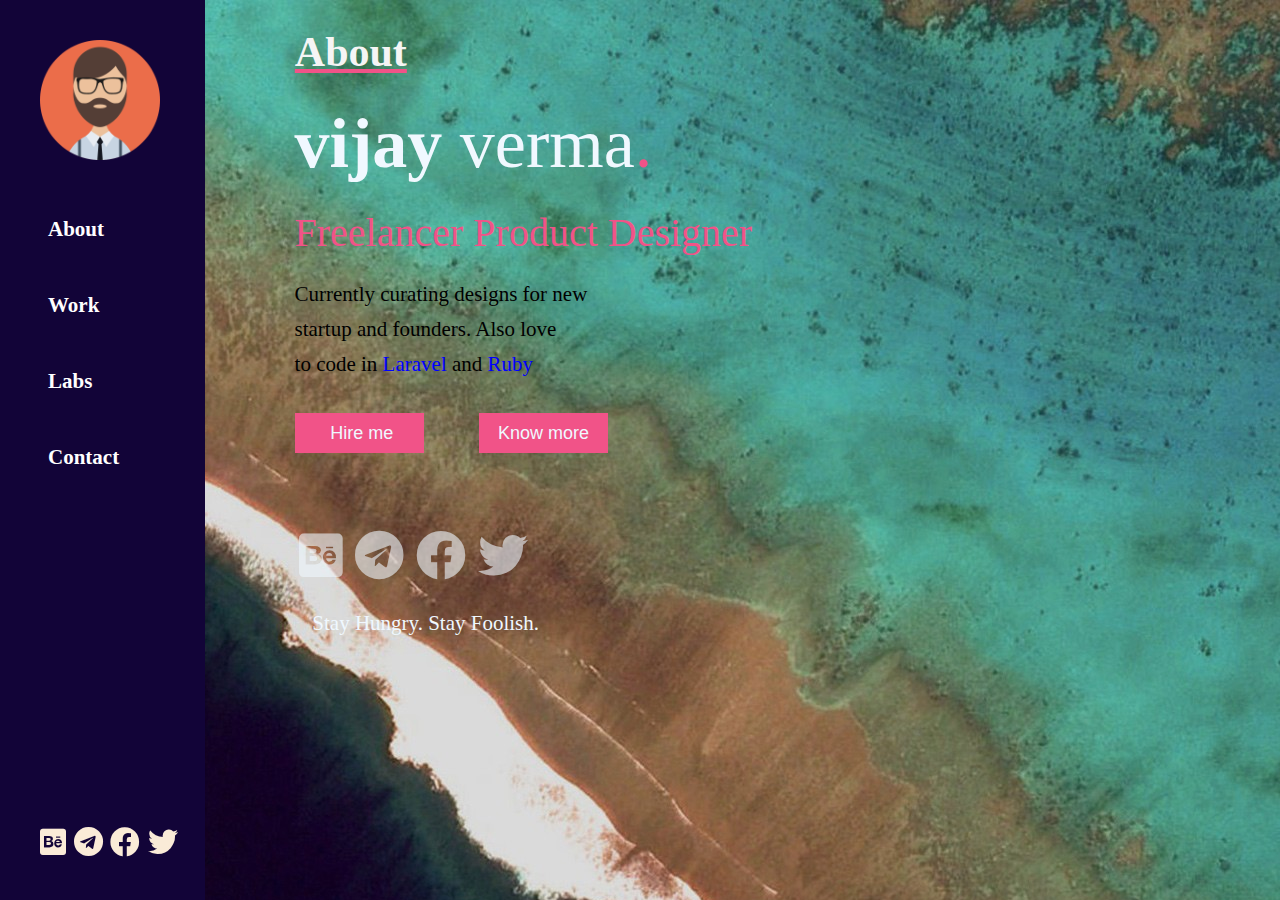
<file: index.html>
<!DOCTYPE html>
<html lang= fr>
        <head>
                <meta charset="UTF-8"/>
                                <link rel="stylesheet" href="style.css">
                                <link href="css/all.css" rel="stylesheet">
                <title> ma premiere maquette </title>
 
        </head>

        <body>
            
                <div class="nav">
                    <img class="avatar" src="images/man.png" alt="images"> <br><br>
                    <ul>
                        <strong>
                           <li> <a href="index.html"><blockquote>About</blockquote></a></li>
                           <li> <a href="work.html"><blockquote>Work</blockquote></a></li> 
                           <li> <a href="Labs.html"><blockquote>Labs</blockquote></a></li>
                           <li> <a href="contact.html"><blockquote> Contact</blockquote></a></li>
                        </strong>
                        <footer class="footnav">
                                <i class= "fab fa-behance-square"></i>
                                <i class="fab fa-telegram"></i>
                                <i class="fab fa-facebook"></i>
                                <i class="fab fa-twitter"></i>
                            
                         </footer>   

                 </ul>   
                </div>

                <main>

                       <blockquote> <h1 class="title"> About</h1></blockquote> 
                            <blockquote> 
                             <span class="vijay" > <strong>vijay</strong>  verma<span style="color:rgb(241, 83, 136);">.</span>
                             </span><br><br>
                              <span class="stay" style="color:rgb(241, 83, 136);font-size: 40px;">Freelancer Product Designer</span>
                             <p class="text" >Currently curating designs for new <br>startup and founders. Also love <br> 
                                to code in <span style="color:blue;">Laravel</span>  and <span style="color:blue;">Ruby</span></p>
                            </blockquote>  

                           <blockquote>
                                   <form method="POST" action="traitement">
                                           <input class="put" type="submit" value=" Hire me">
                                           <input class="put" type="submit" value=" Know more ">
                                   </form>
                                   <br>
                                    </blockquote>
                    <footer class="mainfooter">
                        <i class= "fab fa-behance-square"></i>
                        <i class="fab fa-telegram"></i>
                        <i class="fab fa-facebook"></i>
                        <i class="fab fa-twitter"></i>     
                    </footer>
                  <br>
                    <div class="hungry" > Stay Hungry. Stay Foolish.
                   <br>
                </div>
                </main>


                






        </body>
</html>
</file>
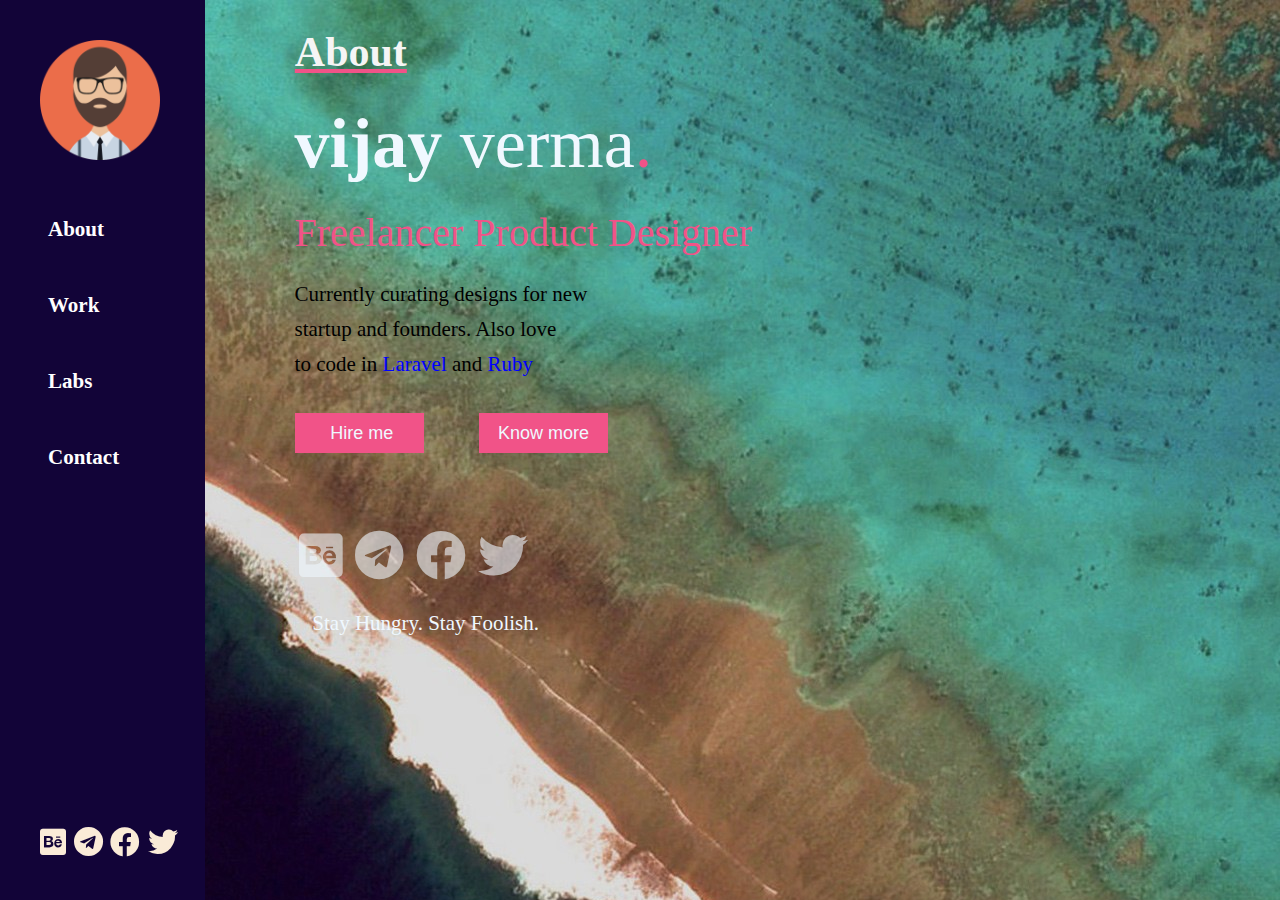
<file: about.html>
<!DOCTYPE html>
<html lang= fr>
        <head>
                <meta charset="UTF-8"/>
                                <link rel="stylesheet" href="style.css">
                                <link href="css/all.css" rel="stylesheet">
                <title> ma premiere maquette </title>
 
        </head>

        <body>
            
                <div class="nav">
                    <img class="avatar" src="images/man.png" alt="images"> <br><br>
                    <ul>
                        <strong>
                           <li> <a href="about.html"><blockquote>About</blockquote></a></li>
                           <li> <a href="work.html"><blockquote>Work</blockquote></a></li> 
                           <li> <a href="Labs.html"><blockquote>Labs</blockquote></a></li>
                           <li> <a href="contact.html"><blockquote> Contact</blockquote></a></li>
                        </strong>
                        <footer class="footnav">
                                <i class= "fab fa-behance-square"></i>
                                <i class="fab fa-telegram"></i>
                                <i class="fab fa-facebook"></i>
                                <i class="fab fa-twitter"></i>
                            
                         </footer>   

                 </ul>   
                </div>

                <main>

                       <blockquote> <h1 class="title"> About</h1></blockquote> 
                            <blockquote> 
                             <span class="vijay" > <strong>vijay</strong>  verma<span style="color:rgb(241, 83, 136);">.</span>
                             </span><br><br>
                              <span class="stay" style="color:rgb(241, 83, 136);font-size: 40px;">Freelancer Product Designer</span>
                             <p class="text" >Currently curating designs for new <br>startup and founders. Also love <br> 
                                to code in <span style="color:blue;">Laravel</span>  and <span style="color:blue;">Ruby</span></p>
                            </blockquote>  

                           <blockquote>
                                   <form method="POST" action="traitement">
                                           <input class="put" type="submit" value=" Hire me">
                                           <input class="put" type="submit" value=" Know more ">
                                   </form>
                                   <br>
                                    </blockquote>
                    <footer class="mainfooter">
                        <i class= "fab fa-behance-square"></i>
                        <i class="fab fa-telegram"></i>
                        <i class="fab fa-facebook"></i>
                        <i class="fab fa-twitter"></i>     
                    </footer>
                  <br>
                    <div class="hungry" > Stay Hungry. Stay Foolish.
                   <br>
                </div>
                </main>


                






        </body>
</html>
</file>
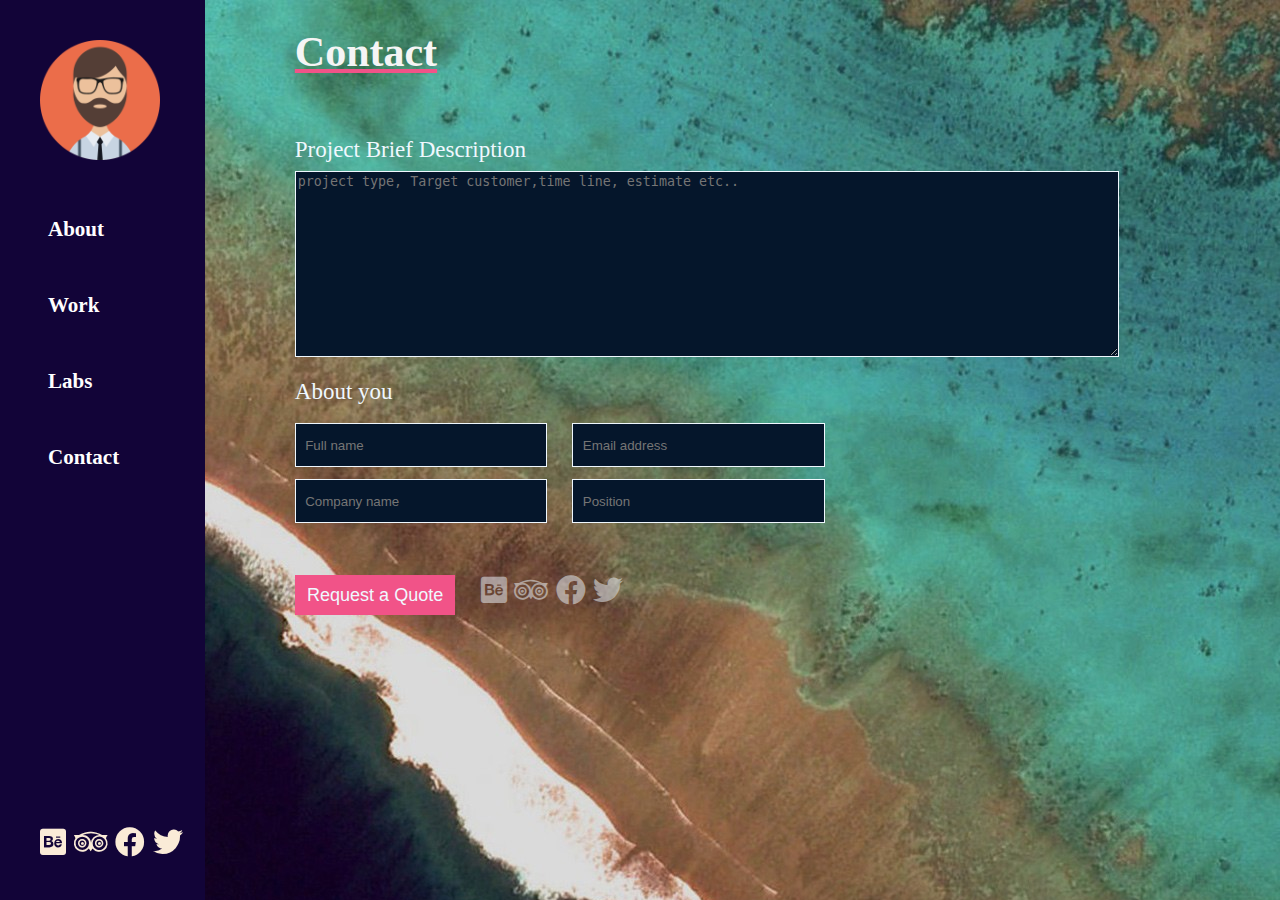
<file: contact.html>
<!DOCTYPE html>
<html lang= fr>
        <head>
                <meta charset="UTF-8"/>
                                <link rel="stylesheet" href="style.css">
                                <link href="css/all.css" rel="stylesheet">
                                
                <title> ma premiere maquette </title>
 
        </head>

        <body>
            
            
                <div class="nav">
                    <img class="avatar" src="images/man.png" alt="images"> <br><br>
                    <ul>
                        <strong>
                            <li> <a href="index.html"><blockquote>About</blockquote></a></li>
                           <li> <a href="work.html"><blockquote>Work</blockquote></a></li> 
                           <li> <a href="Labs.html"><blockquote>Labs</blockquote></a></li>
                           <li> <a href="contact.html"><blockquote> Contact</blockquote></a></li>
                        </strong>
                        
                   <footer class="footnav">
                         <i class= "fab fa-behance-square"></i>
                         <i class="fab fa-tripadvisor"></i>
                         <i class="fab fa-facebook"></i>
                         <i class="fab fa-twitter"></i>
                     
                  </footer>   

                 </ul>   
                </div>

                <main>

                        <blockquote> <h1 class="title">  Contact</h1></blockquote> <br>
                    
                        <form class="formulaire" method="post" action="traitement">
                                <div class="label1">
                                        <label for="project" class="project" >Project Brief Description</label> <br>
                                        <textarea name="Project Brief Description" id="project" cols="100" rows="12" placeholder="project type, Target customer,time line, estimate etc.." ></textarea>
                                 </div>
                                 <div class="label2">
                                        <label for="you" class="you">About you</label> <br>
                                        <input class="ht" type="text" name="name" id="you" placeholder="  Full name" > 
                                        <input class="ht" type="email" name="email" placeholder="  Email address" > <br>
                                        <input class="ht" type="text" name="company" placeholder="  Company name" > 
                                        <input class="ht" type="text" name="position" placeholder="  Position" > 
                                </div>
                                <div class="label3">
                                        <input class="req" type="submit" value="Request a Quote"> 
                                       
                                        <span class="fav">
                                                <i class= "fab fa-behance-square"></i>
                                                <i class="fab fa-tripadvisor"></i>
                                                <i class="fab fa-facebook"></i>
                                                <i class="fab fa-twitter"></i>
                                     </span>


                                </div>
                                
                        </form>

         
                </div>


        </main>






        </body>
</html>
</file>
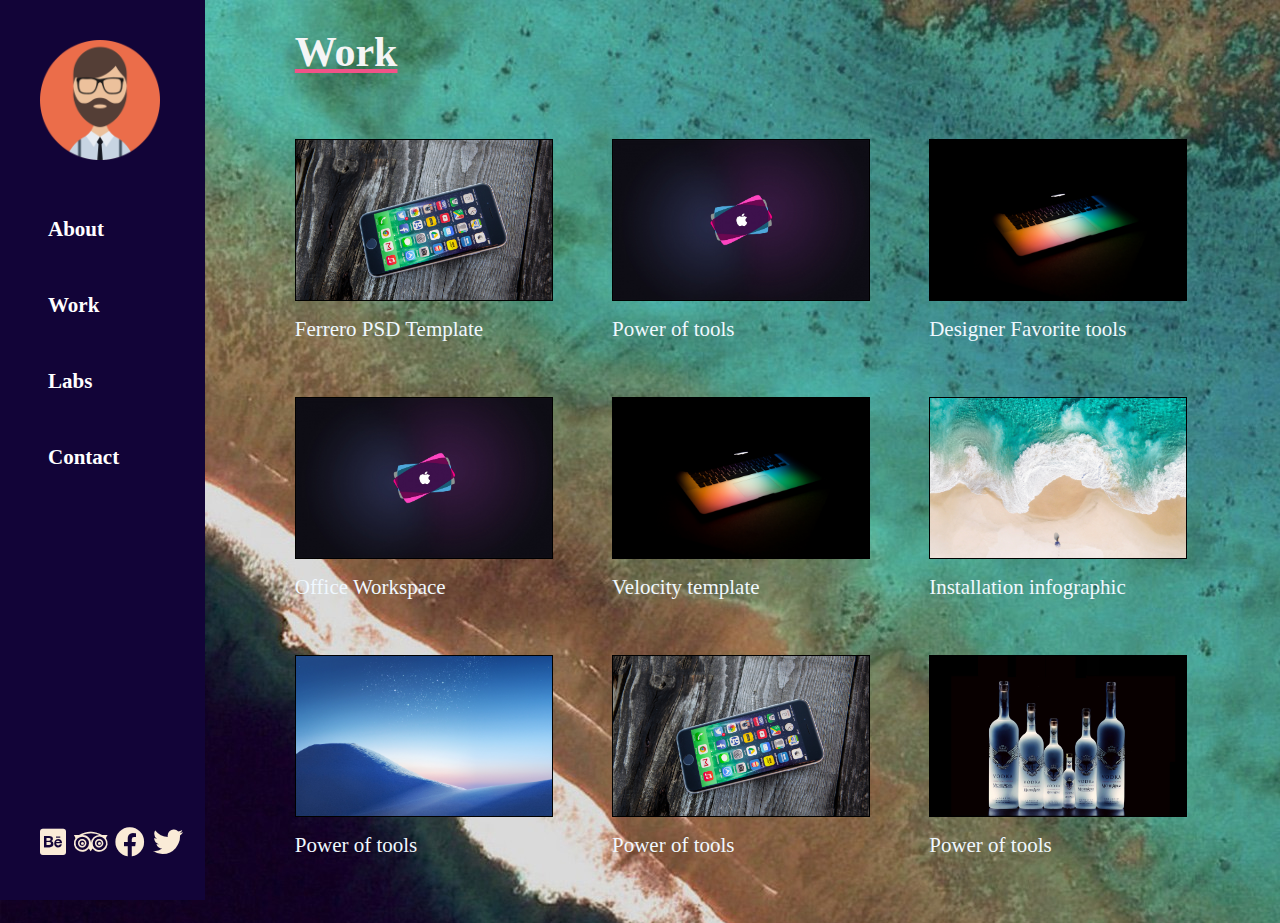
<file: work.html>
<!DOCTYPE html>
<html lang= fr>
        <head>
                <meta charset="UTF-8"/>
                                <link rel="stylesheet" href="style.css">
                                <link href="css/all.css" rel="stylesheet">
                                
                <title> ma premiere maquette </title>
 
        </head>

        <body>
            
            
                <div class="nav">
                    <img class="avatar" src="images/man.png" alt="images"> <br><br>
                    <ul>
                        <strong>
                            <li> <a href="index.html"><blockquote>About</blockquote></a></li>
                           <li> <a href="work.html"><blockquote>Work</blockquote></a></li> 
                           <li> <a href="Labs.html"><blockquote>Labs</blockquote></a></li>
                           <li> <a href="contact.html"><blockquote> Contact</blockquote></a></li>
                        </strong>
                        
                   <footer class="footnav">
                         <i class= "fab fa-behance-square"></i>
                         <i class="fab fa-tripadvisor"></i>
                         <i class="fab fa-facebook"></i>
                         <i class="fab fa-twitter"></i>
                     
                  </footer>   

                 </ul>   
                </div>

                <main>

                        <blockquote> <h1 class="title">  Work</h1></blockquote> <br>
                    
                        
                        <div class="worki">
                            <div><img class="hi" src="images/iphone_6_smartph.jpg" alt="jeux" height="160px" weight="100px">
                            <figcaption class="fig"> Ferrero PSD Template<br><br> </figcaption></div> 
                    
                            <div><img class="hi" src="images/apple.jpg" alt="jeux" height="160px" weight="100px"> 
                            <figcaption class="fig"> Power of tools <br><br></figcaption></div>

                            <div><img class="hi"  src="images/colors_of_apple_mac-2880x1800.jpg" alt="jeux" height="160px" weight="100px"> 
                            <figcaption class="fig"> Designer Favorite tools <br><br></figcaption></div>

                            <div><img class="hi"  src="images/apple.jpg" alt="jeux" height="160px" weight="100px"> 
                            <figcaption class="fig"> Office Workspace <br><br></figcaption></div>

                            <div><img class="hi"  src="images/colors_of_apple_mac-2880x1800.jpg" alt="jeux" height="160px" weight="100px"> 
                            <figcaption class="fig"> Velocity template <br><br></figcaption></div>

                            <div><img class="hi"  src="images/beach_ios_10_stock_hd-2880x1800.jpg" alt="jeux" height="160px" weight="100px"> 
                            <figcaption class="fig"> Installation infographic <br><br></figcaption></div>

                            <div><img class="hi"  src="images/dunes_galaxy_s8_stock-2880x1800.jpg" alt="jeux" height="160px" weight="100px"> 
                            <figcaption class="fig"> Power of tools <br><br></figcaption></div>
    
                             <div><img class="hi"  src="images/iphone_6_smartph.jpg" alt="jeux" height="160px" weight="100px"> 
                            <figcaption class="fig"> Power of tools <br><br></figcaption></div>

                                
                            <div><img class="hi"  src="images/Bottles_Vodka_Glass.jpg" alt="jeux" height="160px" weight="100px"> 
                            <figcaption class="fig"> Power of tools <br><br></figcaption></div>
                        </div>
                </main>


                






        </body>
</html>
</file>
<file: style.css>
body
{
    display: flex;
    margin: 0;
    padding: 0;
    font-size: 21px; 
    background-image: url(images/geographic_android_stock_hd-2560x1600.jpg);
}

.avatar
{
    width: 120px;
    height: 120px;
    padding-left: 40px;
padding-top: 40px;
}

ul
{
    list-style-type: none;
    margin:0px;
    padding: 0;
    text-align: 10px ;
    
}

li a
{
    display: block;
    color: white;
   padding: 4px 8px;
   text-decoration: none;   
    width: 90%;
   padding-top: 5px;
   border-left: none;
   background-color:rgb(18, 4, 56);
 
}

li a:hover
{
    color: rgb(241, 83, 136);
    border-left: 10px solid rgb(241, 83, 136);
    background-color:rgba(128, 128, 128, 0.164) 
    
}


.nav
{
    background-color: rgb(18, 4, 56);
    height: 100vh ;
    width: 16%;
    position: fixed;
    
}
main
{
    background-attachment: fixed;
    width: 100% ;
    height: 100vh auto ;
    margin-left: 16% 
  
}

.title
{
   
 text-decoration: underline;
 text-decoration-color: rgb(241, 83, 136);
 margin-left: 50px;
 color: whitesmoke

}


.text
{
   line-height: 35px;
}

.put/*css des input about*/ 
{
    height: 40px;
    width: 13%;
    margin: 10px 0px 20px 0px;
    background-color:  rgb(241, 83, 136);
    border: 2px solid;
    border-color:  rgb(241, 83, 136);
    font-size: 18px;
    color: aliceblue
}




.vijay
{   
    
    font-size: 70px;
    color: aliceblue;
    margin-left: 5%
}

.stay,.text,.mainfooter,.put,.hungry
{
    margin-left: 5%  
}


.hungry
{
    margin-left: 10%;
    color: aliceblue;
    margin-bottom: 4%;
}


a:link
{
    text-decoration: none;
}




/* flexbox des images de Labs*/
.imglabs
{
    margin: 10px 90px 10px;
    display: flex;
    flex-flow: wrap row;
    justify-content: space-between;
    align-items: flex-start;
    width: 85%;
    
   
}
/* bordures des images*/
.bord
{
    border: 1px solid ;
    padding: 50x;
    margin: 10px 0px 40px 0px ;
   
}

.fig2
{
    
        color: aliceblue;
        padding: 10px 0px 30px 0px ;
        margin: -10px 0px 0px 0px;
        background-color:  rgb(5, 22 , 43)
    
}



.footnav /* favicon de navigation*/
{   position: fixed;
    bottom: 40px;
    padding-left: 40px;
    font-size: 30px;
    color: antiquewhite;
}

.mainfooter /*about favicon de main*/
{
    padding-left: 40px;
    margin-top: 30px;
    color: aliceblue;
    font-size: 50px;
    opacity: 0.6;
}

/*css pour main de work*/




/* flexbox des images*/
.worki
{
    margin: 10px 90px 10px;
    display: flex;
    flex-flow: wrap row;
    justify-content: space-between;
    align-items: flex-start;
    width: 83%;
}
/* bordures des images*/
.hi
{
    border: 1px solid ;
}

/*figcaption couleur de page work*/
.fig
{
    color: aliceblue;
    padding: 10px 0px 30px 0px ;
    margin: 0px 10px 0px 0px
}



/*css pour la page CONTACT*/

.formulaire
{
    margin-left: 90px;

}
.label1,.label2
{
    line-height: 200%;
    
}
.ht
{
    height: 40px;
    width: 25%;
    margin: 10px 20px 2px 0px ;
    background: rgb(5, 22 , 43);
    border: 1px solid;
    border-color: aliceblue;
    color: aliceblue;
}


.label3
{
    margin: 40px 40px 40px 0px;
    
}


.req/*css des inputs de contact*/
{
    height: 40px;
    width: 17%;
    margin: 10px 20px 1.5px 0px;
    background-color:  rgb(241, 83, 136);
    border: 2px solid;
    border-color:  rgb(241, 83, 136);
    font-size: 18px;
    color: aliceblue
}
.fav
{
color: aliceblue;
font-size: 30px;
opacity: 0.5;
}

.you,.project
{
    color: aliceblue;
    font-size: 23px
}


textarea
{
    background: rgb(5, 22 , 43);
    border: 1px solid;
    border-color: aliceblue;
}
</file>
